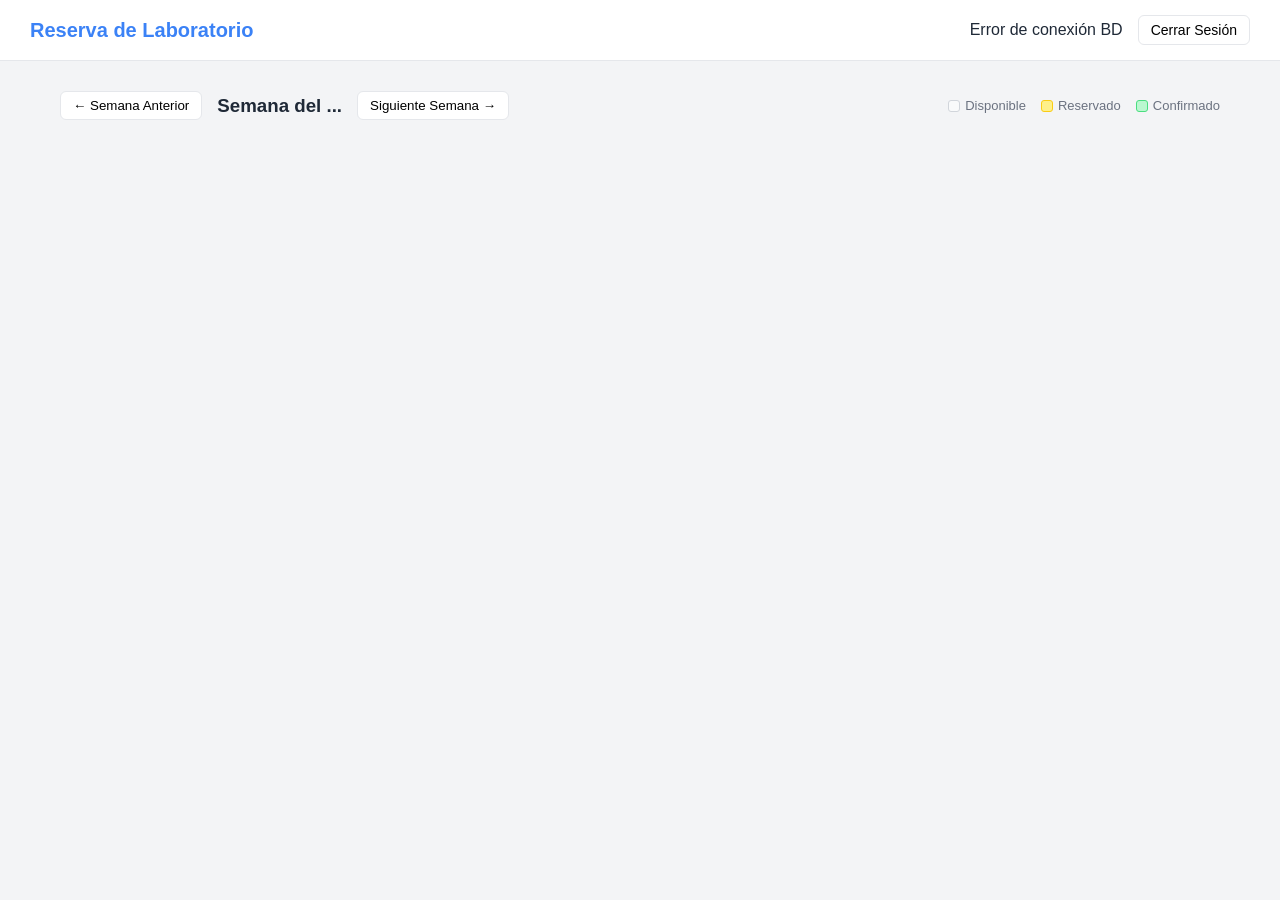
<file: index.html>
<!DOCTYPE html>
<html lang="es">
<head>
    <meta charset="UTF-8">
    <meta name="viewport" content="width=device-width, initial-scale=1.0, maximum-scale=1.0">
    <title>Calendario - Reserva de Laboratorio</title>
    <link rel="stylesheet" href="style.css?v=2">
</head>
<body>
    <header class="header">
        <h1>Reserva de Laboratorio</h1>
        <div class="user-info">
            <span id="userDisplayName">Cargando...</span>
            <button class="logout-btn" onclick="logout()">Cerrar Sesión</button>
        </div>
    </header>

    <main class="container">
        <div class="calendar-toolbar">
            <div class="week-navigation">
                <button onclick="changeWeek(-1)">← Semana Anterior</button>
                <h3 id="currentWeekLabel">Semana del ...</h3>
                <button onclick="changeWeek(1)">Siguiente Semana →</button>
            </div>
            <div class="legend">
                <div class="legend-item"><div class="legend-color" style="background:var(--color-available);border-color:var(--color-available-border)"></div> Disponible</div>
                <div class="legend-item"><div class="legend-color" style="background:var(--color-reserved);border-color:var(--color-reserved-border)"></div> Reservado</div>
                <div class="legend-item"><div class="legend-color" style="background:var(--color-confirmed);border-color:var(--color-confirmed-border)"></div> Confirmado</div>
            </div>
        </div>

        <div class="mobile-tabs" id="mobileTabs" style="display: none;">
            <button class="mobile-tab active" onclick="selectMobileDay(0)">LUN</button>
            <button class="mobile-tab" onclick="selectMobileDay(1)">MAR</button>
            <button class="mobile-tab" onclick="selectMobileDay(2)">MIE</button>
            <button class="mobile-tab" onclick="selectMobileDay(3)">JUE</button>
            <button class="mobile-tab" onclick="selectMobileDay(4)">VIE</button>
        </div>

        <div class="grid-calendar" id="calendarGrid" data-active-day="0">
            <!-- Renderizado desde app.js -->
        </div>
    </main>

    <!-- Modal Acción -->
    <div class="modal-overlay" id="actionModal">
        <div class="modal-content">
            <div class="modal-header">
                <h3 class="modal-title" id="modalTitle">Acción sobre el Bloque</h3>
                <button class="close-btn" onclick="closeModal()">×</button>
            </div>
            
            <form id="actionForm">
                <input type="hidden" id="modalDate">
                <input type="hidden" id="modalDay">
                <input type="hidden" id="modalBlock">
                <input type="hidden" id="modalReservaId">

                <div class="form-group" id="groupTeacher">
                    <label>Profesor</label>
                    <select id="modalTeacher"></select>
                </div>

                <div class="form-group" id="groupCourse">
                    <label>Curso / Asignatura</label>
                    <input type="text" id="modalCourse" placeholder="Ej: 3ro Medio A - Historia">
                </div>

                <div class="form-group" id="groupRepeat" style="display:none;">
                    <label style="display:flex; align-items:center; gap:8px; cursor:pointer;">
                        <input type="checkbox" id="modalRepeat" checked style="width:auto; transform:scale(1.2);">
                        Repetir esta reserva todo el semestre (próximas 16 semanas)
                    </label>
                </div>

                <p id="modalStatusText" style="color:var(--text-light);font-size:14px;margin-bottom:15px;"></p>

                <div class="modal-actions">
                    <button type="button" class="btn-secondary" onclick="closeModal()">Cancelar</button>
                    <!-- Dinamic Buttons -->
                    <button type="button" class="btn-primary hidden" id="btnReserve" onclick="submitReservation()">Reservar</button>
                    <button type="button" class="btn-success hidden" id="btnConfirm" onclick="changeStatus('confirmado')">Confirmar</button>
                    <button type="button" class="btn-secondary hidden" id="btnMakeAvailable" onclick="changeStatus('disponible')">Marcar Disponible</button>
                    <button type="button" class="btn-danger hidden" id="btnCancelRes" onclick="changeStatus('cancelado')">Eliminar Reserva</button>
                </div>
            </form>
        </div>
    </div>

    <script src="app.js?v=2"></script>
</body>
</html>
</file>
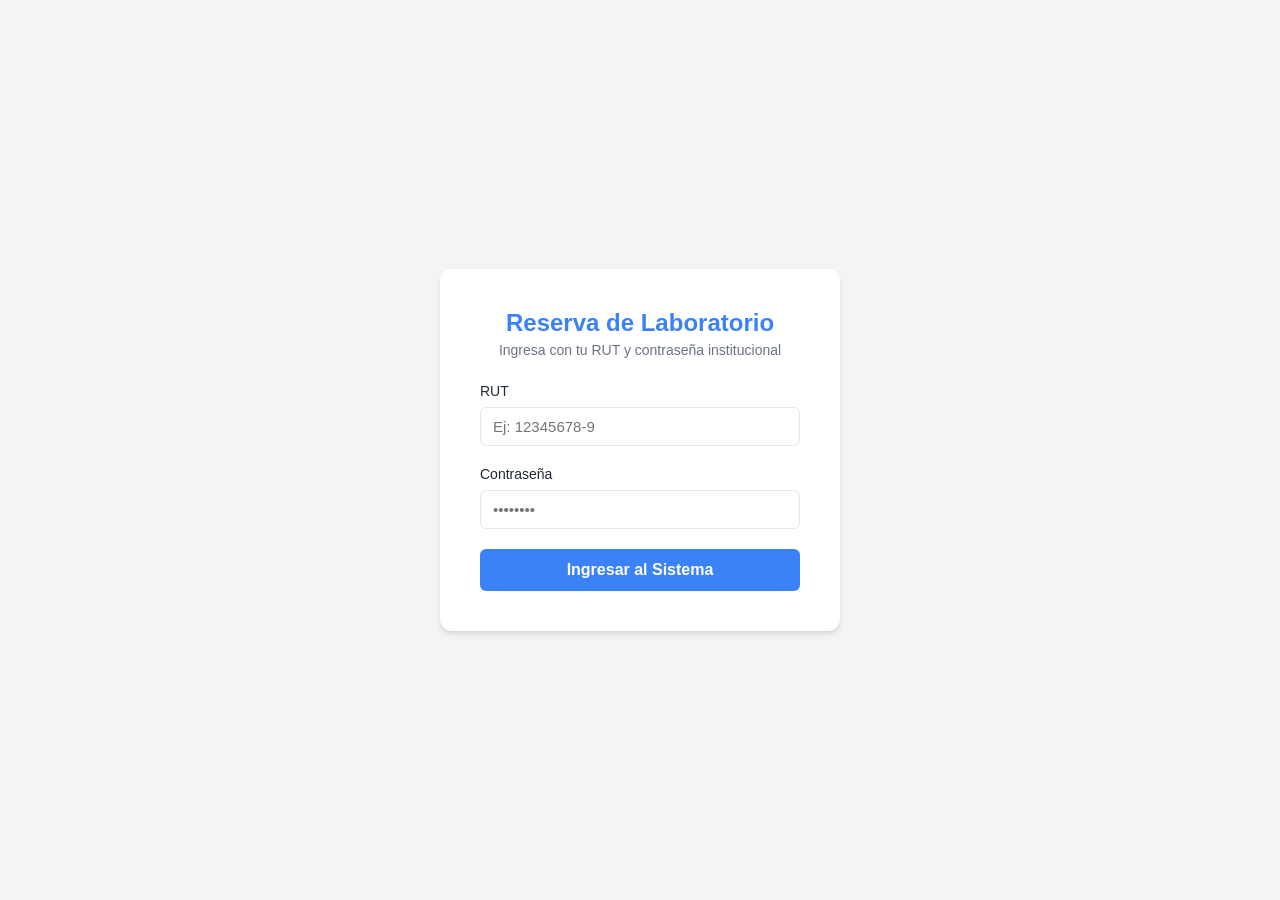
<file: login.html>
<!DOCTYPE html>
<html lang="es">
<head>
    <meta charset="UTF-8">
    <meta name="viewport" content="width=device-width, initial-scale=1.0, maximum-scale=1.0">
    <title>Login - Reserva de Laboratorio</title>
    <link rel="stylesheet" href="style.css?v=2">
</head>
<body>
    <div class="auth-container">
        <div class="auth-card">
            <h1>Reserva de Laboratorio</h1>
            <p>Ingresa con tu RUT y contraseña institucional</p>
            
            <form id="loginForm">
                <div class="form-group">
                    <label for="rut">RUT</label>
                    <input type="text" id="rut" placeholder="Ej: 12345678-9" required autocomplete="username">
                </div>
                
                <div class="form-group">
                    <label for="clave">Contraseña</label>
                    <input type="password" id="clave" placeholder="••••••••" required autocomplete="current-password">
                </div>
                
                <div id="errorMsg" style="color: #ef4444; font-size: 14px; margin-bottom: 15px; display: none;"></div>
                
                <button type="submit" class="btn-primary" id="btnSubmit">Ingresar al Sistema</button>
            </form>
        </div>
    </div>

    <script>
        document.getElementById('loginForm').addEventListener('submit', async (e) => {
            e.preventDefault();
            const btn = document.getElementById('btnSubmit');
            const errorMsg = document.getElementById('errorMsg');
            const rut = document.getElementById('rut').value;
            const clave = document.getElementById('clave').value;
            
            btn.disabled = true;
            btn.textContent = 'Verificando...';
            errorMsg.style.display = 'none';
            
            try {
                const res = await fetch('api/login.php', {
                    method: 'POST',
                    headers: { 'Content-Type': 'application/json' },
                    body: JSON.stringify({ rut, clave })
                });
                
                const data = await res.json();
                
                if (res.ok && data.success) {
                    window.location.href = 'index.html';
                } else {
                    throw new Error(data.error || 'Error al iniciar sesión');
                }
            } catch (err) {
                errorMsg.textContent = err.message;
                errorMsg.style.display = 'block';
                btn.disabled = false;
                btn.textContent = 'Ingresar al Sistema';
            }
        });
    </script>
</body>
</html>
</file>
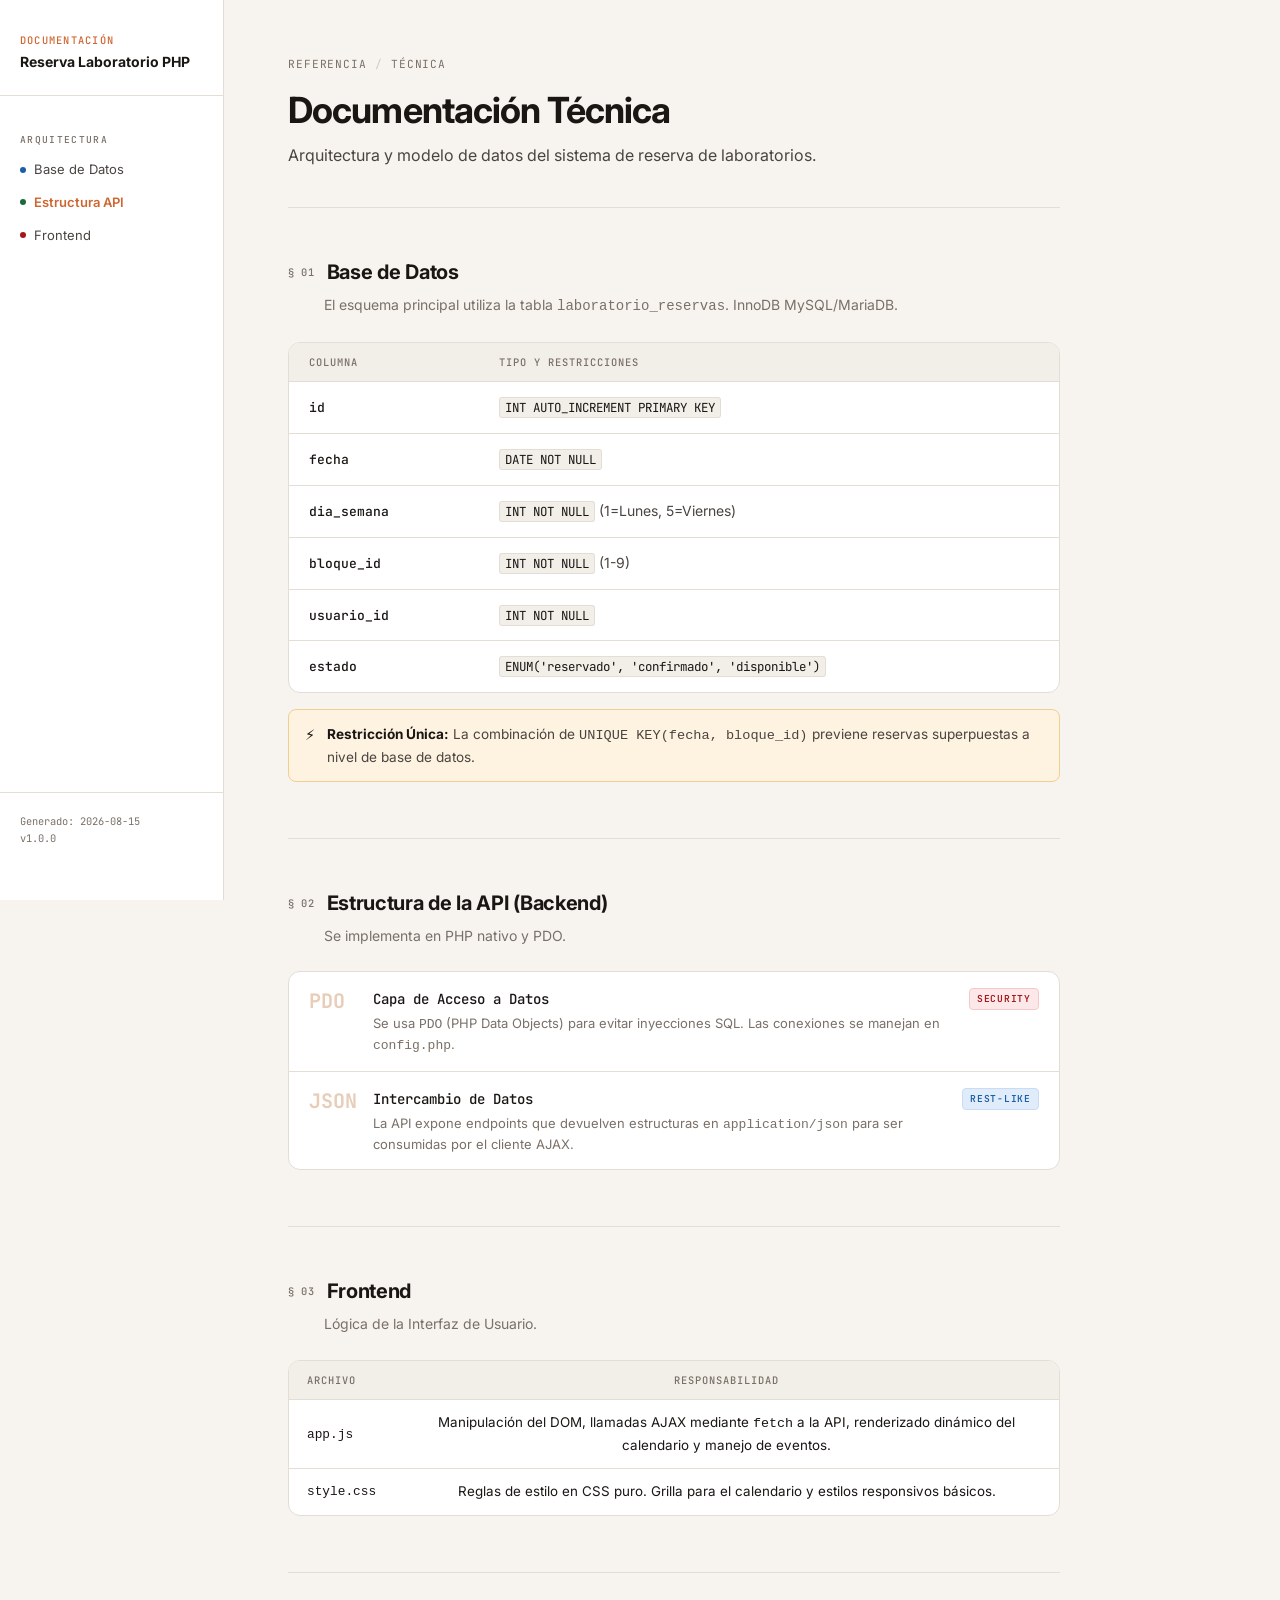
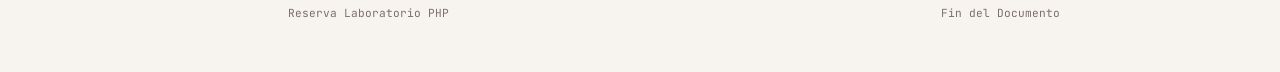
<file: docs/documentacion_tecnica.html>
<!DOCTYPE html>
<html lang="es">
<head>
  <meta charset="UTF-8">
  <title>Documentación Técnica - Reserva Laboratorio</title>
  <link rel="preconnect" href="https://fonts.googleapis.com">
  <link rel="preconnect" href="https://fonts.gstatic.com" crossorigin>
  <link href="https://fonts.googleapis.com/css2?family=Inter:wght@400;500;600;700&family=JetBrains+Mono:wght@400;500&display=swap" rel="stylesheet">
  <style>
:root{--bg:#F7F4EF;--surface:#FFFFFF;--surface-2:#F2EEE8;--border:#E3DDD5;--border-2:#D0C9BF;--text:#1A1614;--text-2:#4A4440;--text-3:#7A7068;--orange:#CF6631;--orange-dim:#F5E6DF;--orange-mid:#E8CDB8;--green:#1A6B3C;--green-dim:#DFF0E8;--red:#A4161A;--red-dim:#FCE8E8;--blue:#1B5FA8;--blue-dim:#E0ECFA;--purple:#5E2D91;--purple-dim:#EEE5FB;--amber:#92540A;--amber-dim:#FEF3E0;--mono:'JetBrains Mono','Fira Code',monospace;--sans:'Inter',system-ui,sans-serif;--radius-sm:4px;--radius:8px;--radius-lg:12px;--sidebar-w:224px}
*,*::before,*::after{box-sizing:border-box;margin:0;padding:0}
html{scroll-behavior:smooth;font-size:16px}
body{background:var(--bg);color:var(--text);font-family:var(--sans);font-size:.9375rem;line-height:1.6;min-height:100vh}
.shell{display:flex;min-height:100vh}
.sidebar{width:var(--sidebar-w);flex-shrink:0;position:sticky;top:0;height:100vh;overflow-y:auto;border-right:1px solid var(--border);background:var(--surface);padding:32px 0;display:flex;flex-direction:column}
.sidebar-brand{padding:0 20px 24px;border-bottom:1px solid var(--border);margin-bottom:20px}
.brand-label{font-family:var(--mono);font-size:.65rem;font-weight:500;color:var(--orange);letter-spacing:.12em;text-transform:uppercase;margin-bottom:4px}
.brand-title{font-size:.875rem;font-weight:700;color:var(--text);line-height:1.3}
.nav-group-label{font-family:var(--mono);font-size:.6rem;font-weight:500;color:var(--text-3);letter-spacing:.14em;text-transform:uppercase;padding:0 20px;margin:16px 0 6px}
.nav-link{display:flex;align-items:center;gap:8px;padding:6px 20px;font-size:.8125rem;color:var(--text-2);text-decoration:none;transition:background .15s,color .15s}
.nav-link:hover{background:var(--bg);color:var(--text)}
.nav-link.active{color:var(--orange);font-weight:600}
.nav-dot{width:6px;height:6px;border-radius:50%;flex-shrink:0;background:var(--border-2)}
.nav-dot.green{background:var(--green)}.nav-dot.red{background:var(--red)}.nav-dot.blue{background:var(--blue)}.nav-dot.purple{background:var(--purple)}
.sidebar-footer{margin-top:auto;padding:20px;border-top:1px solid var(--border);font-family:var(--mono);font-size:.65rem;color:var(--text-3);line-height:1.7}
.main{flex:1;min-width:0;padding:56px 64px;max-width:900px}
.doc-header{padding-bottom:40px;border-bottom:1px solid var(--border);margin-bottom:48px}
.doc-eyebrow{display:flex;align-items:center;gap:8px;font-family:var(--mono);font-size:.7rem;color:var(--text-3);letter-spacing:.08em;margin-bottom:16px}
.doc-eyebrow-sep{color:var(--border-2)}
.doc-title{font-size:clamp(1.75rem,3vw,2.25rem);font-weight:700;line-height:1.15;letter-spacing:-.025em;color:var(--text);margin-bottom:12px}
.doc-subtitle{font-size:1rem;color:var(--text-2);line-height:1.5;max-width:560px}
.doc-meta{display:flex;align-items:center;gap:24px;margin-top:24px;flex-wrap:wrap}
.meta-stat{display:flex;align-items:baseline;gap:6px}
.meta-num{font-size:1.375rem;font-weight:700;color:var(--text);font-variant-numeric:tabular-nums}
.meta-label{font-size:.8rem;color:var(--text-3)}
.meta-sep{color:var(--border-2);font-size:1.2rem}
.diagram-block{background:var(--text);border-radius:var(--radius-lg);padding:28px 32px;margin-bottom:48px;overflow-x:auto}
.diagram-caption{font-family:var(--mono);font-size:.65rem;font-weight:500;color:var(--orange);letter-spacing:.14em;text-transform:uppercase;margin-bottom:16px}
pre.diagram{font-family:var(--mono);font-size:.8125rem;line-height:1.7;color:#D4C8BC;white-space:pre}
pre.diagram .hl{color:#F5A673}
pre.diagram .dim{color:#6B6058}
.section{margin-bottom:56px}
.section-anchor{scroll-margin-top:32px}
.section-heading{display:flex;align-items:center;gap:12px;margin-bottom:6px}
.section-num{font-family:var(--mono);font-size:.65rem;font-weight:500;color:var(--text-3);letter-spacing:.06em}
h2{font-size:1.25rem;font-weight:700;letter-spacing:-.015em;color:var(--text)}
.section-desc{font-size:.875rem;color:var(--text-3);margin-bottom:24px;padding-left:36px}
.hook-table-wrap{border:1px solid var(--border);border-radius:var(--radius-lg);overflow:hidden;background:var(--surface)}
.hook-table{width:100%;border-collapse:collapse}
.hook-table thead tr{background:var(--surface-2);border-bottom:1px solid var(--border)}
.hook-table th{font-family:var(--mono);font-size:.65rem;font-weight:500;color:var(--text-3);letter-spacing:.1em;text-transform:uppercase;padding:11px 20px;text-align:left;white-space:nowrap}
.hook-table tbody tr{border-bottom:1px solid var(--border);transition:background .1s}
.hook-table tbody tr:last-child{border-bottom:none}
.hook-table tbody tr:hover{background:var(--bg)}
.hook-table td{padding:14px 20px;vertical-align:top;font-size:.875rem}
.hook-table td.col-name{white-space:nowrap}
.hn{font-family:var(--mono);font-size:.8125rem;font-weight:500;color:var(--text)}
.ev{display:inline-flex;align-items:center;font-family:var(--mono);font-size:.65rem;font-weight:500;padding:2px 7px;border-radius:var(--radius-sm);white-space:nowrap}
.ev-green{color:var(--green);background:var(--green-dim)}
.ev-red{color:var(--red);background:var(--red-dim)}
.ev-blue{color:var(--blue);background:var(--blue-dim)}
.ev-purple{color:var(--purple);background:var(--purple-dim)}
.ev-orange{color:var(--orange);background:var(--orange-dim)}
.ev-amber{color:var(--amber);background:var(--amber-dim)}
.blocks{display:inline-flex;align-items:center;gap:4px;font-family:var(--mono);font-size:.6rem;font-weight:600;color:var(--red);background:var(--red-dim);border:1px solid #F5C8C8;padding:1px 6px;border-radius:var(--radius-sm);letter-spacing:.06em;text-transform:uppercase;margin-left:6px}
.col-desc{color:var(--text-2);line-height:1.5;font-size:.8375rem}
.col-desc code{font-family:var(--mono);font-size:.78rem;color:var(--text);background:var(--surface-2);padding:1px 5px;border-radius:3px;border:1px solid var(--border)}
.col-desc strong{color:var(--text);font-weight:600}
.behaviors{list-style:none;margin-top:8px}
.behaviors li{font-size:.8125rem;color:var(--text-3);padding:1px 0 1px 16px;position:relative}
.behaviors li::before{content:'·';position:absolute;left:4px;color:var(--border-2);font-weight:700}
.callout{display:flex;gap:12px;padding:14px 16px;border-radius:var(--radius);margin-bottom:16px;font-size:.85rem}
.callout-warn{background:var(--amber-dim);border:1px solid #F0D090}
.callout-icon{font-size:.9rem;flex-shrink:0;line-height:1.5}
.callout-body{line-height:1.5;color:var(--text-2)}
.callout-body strong{color:var(--text)}
.matrix-wrap{border:1px solid var(--border);border-radius:var(--radius-lg);overflow:hidden;background:var(--surface)}
.matrix-table{width:100%;border-collapse:collapse}
.matrix-table thead tr{background:var(--surface-2);border-bottom:1px solid var(--border)}
.matrix-table th{font-family:var(--mono);font-size:.65rem;font-weight:500;color:var(--text-3);letter-spacing:.1em;text-transform:uppercase;padding:11px 18px;text-align:left}
.matrix-table th:not(:first-child){text-align:center}
.matrix-table tbody tr{border-bottom:1px solid var(--border)}
.matrix-table tbody tr:last-child{border-bottom:none}
.matrix-table tbody tr:hover{background:var(--bg)}
.matrix-table td{padding:12px 18px;font-size:.8375rem}
.matrix-table td:first-child{font-family:var(--mono);font-size:.8rem;color:var(--text)}
.matrix-table td:not(:first-child){text-align:center}
.cell-yes{color:var(--green);font-size:.75rem;font-weight:600}
.cell-no{color:var(--border-2);font-size:1rem;font-weight:300}
.priority-list{border:1px solid var(--border);border-radius:var(--radius-lg);overflow:hidden;background:var(--surface)}
.priority-row{display:grid;grid-template-columns:48px 1fr auto;align-items:start;gap:16px;padding:16px 20px;border-bottom:1px solid var(--border);transition:background .1s}
.priority-row:last-child{border-bottom:none}
.priority-row:hover{background:var(--bg)}
.priority-idx{font-family:var(--mono);font-size:1.25rem;font-weight:700;color:var(--orange-mid);line-height:1.3}
.priority-hook{font-family:var(--mono);font-size:.875rem;font-weight:500;color:var(--text);margin-bottom:3px}
.priority-why{font-size:.8125rem;color:var(--text-3);line-height:1.45}
.priority-badge{font-family:var(--mono);font-size:.6rem;font-weight:600;padding:2px 7px;border-radius:var(--radius-sm);text-transform:uppercase;letter-spacing:.08em;white-space:nowrap;align-self:start}
.badge-critical{color:var(--red);background:var(--red-dim);border:1px solid #F5C8C8}
.badge-high{color:var(--amber);background:var(--amber-dim);border:1px solid #F0D090}
.badge-medium{color:var(--blue);background:var(--blue-dim);border:1px solid #C8DCF5}
hr.section-sep{border:none;border-top:1px solid var(--border);margin:48px 0}
.doc-footer{padding-top:32px;border-top:1px solid var(--border);display:flex;justify-content:space-between;align-items:center;font-family:var(--mono);font-size:.7rem;color:var(--text-3)}
  </style>
</head>
<body>
  <div class="shell">
    <nav class="sidebar">
      <div class="sidebar-brand">
        <div class="brand-label">DOCUMENTACIÓN</div>
        <div class="brand-title">Reserva Laboratorio PHP</div>
      </div>
      <div class="nav-group-label">Arquitectura</div>
      <a href="#bd" class="nav-link"><div class="nav-dot blue"></div>Base de Datos</a>
      <a href="#api" class="nav-link"><div class="nav-dot green"></div>Estructura API</a>
      <a href="#frontend" class="nav-link"><div class="nav-dot red"></div>Frontend</a>
      
      <div class="sidebar-footer">
        Generado: 2026-08-15<br>
        v1.0.0
      </div>
    </nav>
    <main class="main">
      <header class="doc-header">
        <div class="doc-eyebrow">
          <span>REFERENCIA</span>
          <span class="doc-eyebrow-sep">/</span>
          <span>TÉCNICA</span>
        </div>
        <h1 class="doc-title">Documentación Técnica</h1>
        <p class="doc-subtitle">Arquitectura y modelo de datos del sistema de reserva de laboratorios.</p>
      </header>

      <section id="bd" class="section section-anchor">
        <div class="section-heading">
          <span class="section-num">§ 01</span>
          <h2>Base de Datos</h2>
        </div>
        <p class="section-desc">El esquema principal utiliza la tabla <code>laboratorio_reservas</code>. InnoDB MySQL/MariaDB.</p>
        
        <div class="hook-table-wrap">
          <table class="hook-table">
            <thead>
              <tr>
                <th>Columna</th>
                <th>Tipo y Restricciones</th>
              </tr>
            </thead>
            <tbody>
              <tr>
                <td class="col-name"><span class="hn">id</span></td>
                <td class="col-desc"><code>INT AUTO_INCREMENT PRIMARY KEY</code></td>
              </tr>
              <tr>
                <td class="col-name"><span class="hn">fecha</span></td>
                <td class="col-desc"><code>DATE NOT NULL</code></td>
              </tr>
              <tr>
                <td class="col-name"><span class="hn">dia_semana</span></td>
                <td class="col-desc"><code>INT NOT NULL</code> (1=Lunes, 5=Viernes)</td>
              </tr>
              <tr>
                <td class="col-name"><span class="hn">bloque_id</span></td>
                <td class="col-desc"><code>INT NOT NULL</code> (1-9)</td>
              </tr>
              <tr>
                <td class="col-name"><span class="hn">usuario_id</span></td>
                <td class="col-desc"><code>INT NOT NULL</code></td>
              </tr>
              <tr>
                <td class="col-name"><span class="hn">estado</span></td>
                <td class="col-desc"><code>ENUM('reservado', 'confirmado', 'disponible')</code></td>
              </tr>
            </tbody>
          </table>
        </div>
        
        <div class="callout callout-warn" style="margin-top: 16px;">
          <div class="callout-icon">⚡</div>
          <div class="callout-body">
            <strong>Restricción Única:</strong> La combinación de <code>UNIQUE KEY(fecha, bloque_id)</code> previene reservas superpuestas a nivel de base de datos.
          </div>
        </div>
      </section>

      <hr class="section-sep">

      <section id="api" class="section section-anchor">
        <div class="section-heading">
          <span class="section-num">§ 02</span>
          <h2>Estructura de la API (Backend)</h2>
        </div>
        <p class="section-desc">Se implementa en PHP nativo y PDO.</p>
        
        <div class="priority-list">
          <div class="priority-row">
            <div class="priority-idx">PDO</div>
            <div>
              <div class="priority-hook">Capa de Acceso a Datos</div>
              <div class="priority-why">Se usa <code>PDO</code> (PHP Data Objects) para evitar inyecciones SQL. Las conexiones se manejan en <code>config.php</code>.</div>
            </div>
            <div class="priority-badge badge-critical">Security</div>
          </div>
          <div class="priority-row">
            <div class="priority-idx">JSON</div>
            <div>
              <div class="priority-hook">Intercambio de Datos</div>
              <div class="priority-why">La API expone endpoints que devuelven estructuras en <code>application/json</code> para ser consumidas por el cliente AJAX.</div>
            </div>
            <div class="priority-badge badge-medium">REST-like</div>
          </div>
        </div>
      </section>
      
      <hr class="section-sep">

      <section id="frontend" class="section section-anchor">
        <div class="section-heading">
          <span class="section-num">§ 03</span>
          <h2>Frontend</h2>
        </div>
        <p class="section-desc">Lógica de la Interfaz de Usuario.</p>
        
        <div class="matrix-wrap">
          <table class="matrix-table">
            <thead>
              <tr>
                <th>Archivo</th>
                <th>Responsabilidad</th>
              </tr>
            </thead>
            <tbody>
              <tr>
                <td><code>app.js</code></td>
                <td>Manipulación del DOM, llamadas AJAX mediante <code>fetch</code> a la API, renderizado dinámico del calendario y manejo de eventos.</td>
              </tr>
              <tr>
                <td><code>style.css</code></td>
                <td>Reglas de estilo en CSS puro. Grilla para el calendario y estilos responsivos básicos.</td>
              </tr>
            </tbody>
          </table>
        </div>
      </section>

      <div class="doc-footer">
        <div>Reserva Laboratorio PHP</div>
        <div>Fin del Documento</div>
      </div>
    </main>
  </div>
  
  <script>
    document.addEventListener('DOMContentLoaded', () => {
      const observer = new IntersectionObserver((entries) => {
        entries.forEach(entry => {
          if (entry.isIntersecting) {
            document.querySelectorAll('.nav-link').forEach(link => {
              link.classList.toggle('active', link.getAttribute('href').substring(1) === entry.target.id);
            });
          }
        });
      }, { rootMargin: '-10% 0px -80% 0px' });
      document.querySelectorAll('.section').forEach(section => observer.observe(section));
    });
  </script>
</body>
</html>
</file>
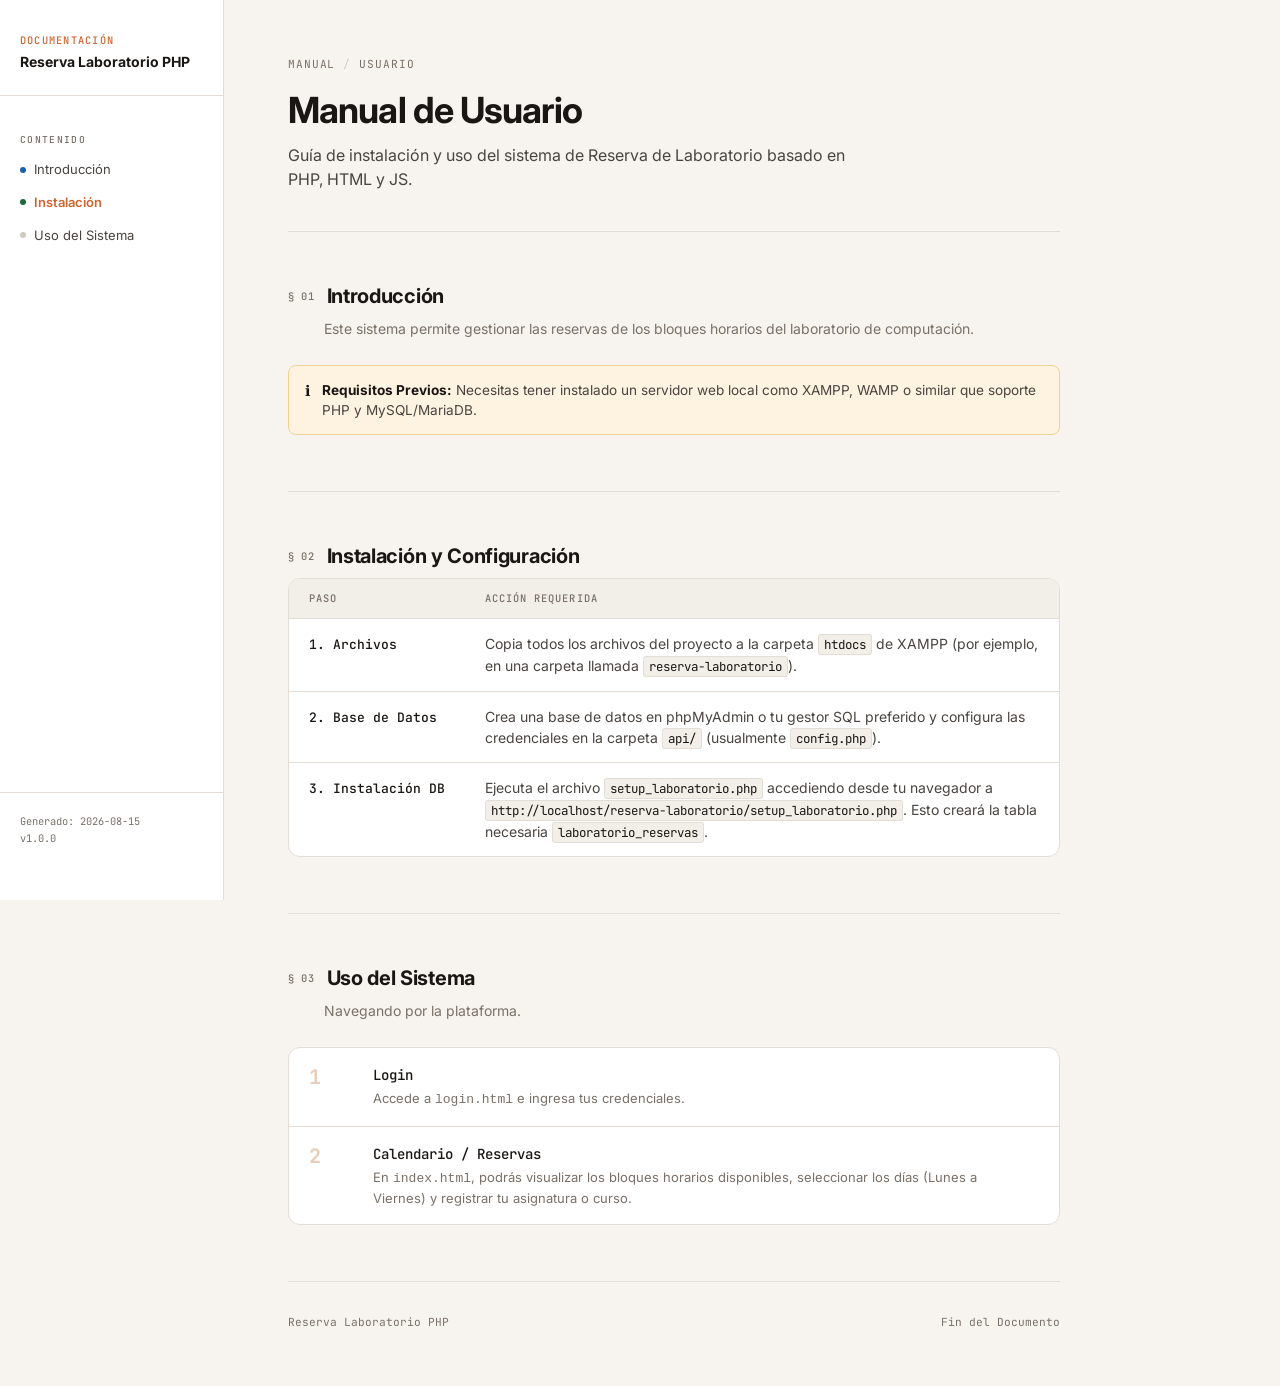
<file: docs/manual_usuario.html>
<!DOCTYPE html>
<html lang="es">
<head>
  <meta charset="UTF-8">
  <title>Manual de Usuario - Reserva Laboratorio</title>
  <link rel="preconnect" href="https://fonts.googleapis.com">
  <link rel="preconnect" href="https://fonts.gstatic.com" crossorigin>
  <link href="https://fonts.googleapis.com/css2?family=Inter:wght@400;500;600;700&family=JetBrains+Mono:wght@400;500&display=swap" rel="stylesheet">
  <style>
:root{--bg:#F7F4EF;--surface:#FFFFFF;--surface-2:#F2EEE8;--border:#E3DDD5;--border-2:#D0C9BF;--text:#1A1614;--text-2:#4A4440;--text-3:#7A7068;--orange:#CF6631;--orange-dim:#F5E6DF;--orange-mid:#E8CDB8;--green:#1A6B3C;--green-dim:#DFF0E8;--red:#A4161A;--red-dim:#FCE8E8;--blue:#1B5FA8;--blue-dim:#E0ECFA;--purple:#5E2D91;--purple-dim:#EEE5FB;--amber:#92540A;--amber-dim:#FEF3E0;--mono:'JetBrains Mono','Fira Code',monospace;--sans:'Inter',system-ui,sans-serif;--radius-sm:4px;--radius:8px;--radius-lg:12px;--sidebar-w:224px}
*,*::before,*::after{box-sizing:border-box;margin:0;padding:0}
html{scroll-behavior:smooth;font-size:16px}
body{background:var(--bg);color:var(--text);font-family:var(--sans);font-size:.9375rem;line-height:1.6;min-height:100vh}
.shell{display:flex;min-height:100vh}
.sidebar{width:var(--sidebar-w);flex-shrink:0;position:sticky;top:0;height:100vh;overflow-y:auto;border-right:1px solid var(--border);background:var(--surface);padding:32px 0;display:flex;flex-direction:column}
.sidebar-brand{padding:0 20px 24px;border-bottom:1px solid var(--border);margin-bottom:20px}
.brand-label{font-family:var(--mono);font-size:.65rem;font-weight:500;color:var(--orange);letter-spacing:.12em;text-transform:uppercase;margin-bottom:4px}
.brand-title{font-size:.875rem;font-weight:700;color:var(--text);line-height:1.3}
.nav-group-label{font-family:var(--mono);font-size:.6rem;font-weight:500;color:var(--text-3);letter-spacing:.14em;text-transform:uppercase;padding:0 20px;margin:16px 0 6px}
.nav-link{display:flex;align-items:center;gap:8px;padding:6px 20px;font-size:.8125rem;color:var(--text-2);text-decoration:none;transition:background .15s,color .15s}
.nav-link:hover{background:var(--bg);color:var(--text)}
.nav-link.active{color:var(--orange);font-weight:600}
.nav-dot{width:6px;height:6px;border-radius:50%;flex-shrink:0;background:var(--border-2)}
.nav-dot.green{background:var(--green)}.nav-dot.red{background:var(--red)}.nav-dot.blue{background:var(--blue)}.nav-dot.purple{background:var(--purple)}
.sidebar-footer{margin-top:auto;padding:20px;border-top:1px solid var(--border);font-family:var(--mono);font-size:.65rem;color:var(--text-3);line-height:1.7}
.main{flex:1;min-width:0;padding:56px 64px;max-width:900px}
.doc-header{padding-bottom:40px;border-bottom:1px solid var(--border);margin-bottom:48px}
.doc-eyebrow{display:flex;align-items:center;gap:8px;font-family:var(--mono);font-size:.7rem;color:var(--text-3);letter-spacing:.08em;margin-bottom:16px}
.doc-eyebrow-sep{color:var(--border-2)}
.doc-title{font-size:clamp(1.75rem,3vw,2.25rem);font-weight:700;line-height:1.15;letter-spacing:-.025em;color:var(--text);margin-bottom:12px}
.doc-subtitle{font-size:1rem;color:var(--text-2);line-height:1.5;max-width:560px}
.doc-meta{display:flex;align-items:center;gap:24px;margin-top:24px;flex-wrap:wrap}
.meta-stat{display:flex;align-items:baseline;gap:6px}
.meta-num{font-size:1.375rem;font-weight:700;color:var(--text);font-variant-numeric:tabular-nums}
.meta-label{font-size:.8rem;color:var(--text-3)}
.meta-sep{color:var(--border-2);font-size:1.2rem}
.diagram-block{background:var(--text);border-radius:var(--radius-lg);padding:28px 32px;margin-bottom:48px;overflow-x:auto}
.diagram-caption{font-family:var(--mono);font-size:.65rem;font-weight:500;color:var(--orange);letter-spacing:.14em;text-transform:uppercase;margin-bottom:16px}
pre.diagram{font-family:var(--mono);font-size:.8125rem;line-height:1.7;color:#D4C8BC;white-space:pre}
pre.diagram .hl{color:#F5A673}
pre.diagram .dim{color:#6B6058}
.section{margin-bottom:56px}
.section-anchor{scroll-margin-top:32px}
.section-heading{display:flex;align-items:center;gap:12px;margin-bottom:6px}
.section-num{font-family:var(--mono);font-size:.65rem;font-weight:500;color:var(--text-3);letter-spacing:.06em}
h2{font-size:1.25rem;font-weight:700;letter-spacing:-.015em;color:var(--text)}
.section-desc{font-size:.875rem;color:var(--text-3);margin-bottom:24px;padding-left:36px}
.hook-table-wrap{border:1px solid var(--border);border-radius:var(--radius-lg);overflow:hidden;background:var(--surface)}
.hook-table{width:100%;border-collapse:collapse}
.hook-table thead tr{background:var(--surface-2);border-bottom:1px solid var(--border)}
.hook-table th{font-family:var(--mono);font-size:.65rem;font-weight:500;color:var(--text-3);letter-spacing:.1em;text-transform:uppercase;padding:11px 20px;text-align:left;white-space:nowrap}
.hook-table tbody tr{border-bottom:1px solid var(--border);transition:background .1s}
.hook-table tbody tr:last-child{border-bottom:none}
.hook-table tbody tr:hover{background:var(--bg)}
.hook-table td{padding:14px 20px;vertical-align:top;font-size:.875rem}
.hook-table td.col-name{white-space:nowrap}
.hn{font-family:var(--mono);font-size:.8125rem;font-weight:500;color:var(--text)}
.ev{display:inline-flex;align-items:center;font-family:var(--mono);font-size:.65rem;font-weight:500;padding:2px 7px;border-radius:var(--radius-sm);white-space:nowrap}
.ev-green{color:var(--green);background:var(--green-dim)}
.ev-red{color:var(--red);background:var(--red-dim)}
.ev-blue{color:var(--blue);background:var(--blue-dim)}
.ev-purple{color:var(--purple);background:var(--purple-dim)}
.ev-orange{color:var(--orange);background:var(--orange-dim)}
.ev-amber{color:var(--amber);background:var(--amber-dim)}
.blocks{display:inline-flex;align-items:center;gap:4px;font-family:var(--mono);font-size:.6rem;font-weight:600;color:var(--red);background:var(--red-dim);border:1px solid #F5C8C8;padding:1px 6px;border-radius:var(--radius-sm);letter-spacing:.06em;text-transform:uppercase;margin-left:6px}
.col-desc{color:var(--text-2);line-height:1.5;font-size:.8375rem}
.col-desc code{font-family:var(--mono);font-size:.78rem;color:var(--text);background:var(--surface-2);padding:1px 5px;border-radius:3px;border:1px solid var(--border)}
.col-desc strong{color:var(--text);font-weight:600}
.behaviors{list-style:none;margin-top:8px}
.behaviors li{font-size:.8125rem;color:var(--text-3);padding:1px 0 1px 16px;position:relative}
.behaviors li::before{content:'·';position:absolute;left:4px;color:var(--border-2);font-weight:700}
.callout{display:flex;gap:12px;padding:14px 16px;border-radius:var(--radius);margin-bottom:16px;font-size:.85rem}
.callout-warn{background:var(--amber-dim);border:1px solid #F0D090}
.callout-icon{font-size:.9rem;flex-shrink:0;line-height:1.5}
.callout-body{line-height:1.5;color:var(--text-2)}
.callout-body strong{color:var(--text)}
.matrix-wrap{border:1px solid var(--border);border-radius:var(--radius-lg);overflow:hidden;background:var(--surface)}
.matrix-table{width:100%;border-collapse:collapse}
.matrix-table thead tr{background:var(--surface-2);border-bottom:1px solid var(--border)}
.matrix-table th{font-family:var(--mono);font-size:.65rem;font-weight:500;color:var(--text-3);letter-spacing:.1em;text-transform:uppercase;padding:11px 18px;text-align:left}
.matrix-table th:not(:first-child){text-align:center}
.matrix-table tbody tr{border-bottom:1px solid var(--border)}
.matrix-table tbody tr:last-child{border-bottom:none}
.matrix-table tbody tr:hover{background:var(--bg)}
.matrix-table td{padding:12px 18px;font-size:.8375rem}
.matrix-table td:first-child{font-family:var(--mono);font-size:.8rem;color:var(--text)}
.matrix-table td:not(:first-child){text-align:center}
.cell-yes{color:var(--green);font-size:.75rem;font-weight:600}
.cell-no{color:var(--border-2);font-size:1rem;font-weight:300}
.priority-list{border:1px solid var(--border);border-radius:var(--radius-lg);overflow:hidden;background:var(--surface)}
.priority-row{display:grid;grid-template-columns:48px 1fr auto;align-items:start;gap:16px;padding:16px 20px;border-bottom:1px solid var(--border);transition:background .1s}
.priority-row:last-child{border-bottom:none}
.priority-row:hover{background:var(--bg)}
.priority-idx{font-family:var(--mono);font-size:1.25rem;font-weight:700;color:var(--orange-mid);line-height:1.3}
.priority-hook{font-family:var(--mono);font-size:.875rem;font-weight:500;color:var(--text);margin-bottom:3px}
.priority-why{font-size:.8125rem;color:var(--text-3);line-height:1.45}
.priority-badge{font-family:var(--mono);font-size:.6rem;font-weight:600;padding:2px 7px;border-radius:var(--radius-sm);text-transform:uppercase;letter-spacing:.08em;white-space:nowrap;align-self:start}
.badge-critical{color:var(--red);background:var(--red-dim);border:1px solid #F5C8C8}
.badge-high{color:var(--amber);background:var(--amber-dim);border:1px solid #F0D090}
.badge-medium{color:var(--blue);background:var(--blue-dim);border:1px solid #C8DCF5}
hr.section-sep{border:none;border-top:1px solid var(--border);margin:48px 0}
.doc-footer{padding-top:32px;border-top:1px solid var(--border);display:flex;justify-content:space-between;align-items:center;font-family:var(--mono);font-size:.7rem;color:var(--text-3)}
  </style>
</head>
<body>
  <div class="shell">
    <nav class="sidebar">
      <div class="sidebar-brand">
        <div class="brand-label">DOCUMENTACIÓN</div>
        <div class="brand-title">Reserva Laboratorio PHP</div>
      </div>
      <div class="nav-group-label">Contenido</div>
      <a href="#intro" class="nav-link"><div class="nav-dot blue"></div>Introducción</a>
      <a href="#instalacion" class="nav-link"><div class="nav-dot green"></div>Instalación</a>
      <a href="#uso" class="nav-link"><div class="nav-dot"></div>Uso del Sistema</a>
      
      <div class="sidebar-footer">
        Generado: 2026-08-15<br>
        v1.0.0
      </div>
    </nav>
    <main class="main">
      <header class="doc-header">
        <div class="doc-eyebrow">
          <span>MANUAL</span>
          <span class="doc-eyebrow-sep">/</span>
          <span>USUARIO</span>
        </div>
        <h1 class="doc-title">Manual de Usuario</h1>
        <p class="doc-subtitle">Guía de instalación y uso del sistema de Reserva de Laboratorio basado en PHP, HTML y JS.</p>
      </header>

      <section id="intro" class="section section-anchor">
        <div class="section-heading">
          <span class="section-num">§ 01</span>
          <h2>Introducción</h2>
        </div>
        <p class="section-desc">Este sistema permite gestionar las reservas de los bloques horarios del laboratorio de computación.</p>
        
        <div class="callout callout-warn">
          <div class="callout-icon">ℹ️</div>
          <div class="callout-body">
            <strong>Requisitos Previos:</strong> Necesitas tener instalado un servidor web local como XAMPP, WAMP o similar que soporte PHP y MySQL/MariaDB.
          </div>
        </div>
      </section>
      
      <hr class="section-sep">

      <section id="instalacion" class="section section-anchor">
        <div class="section-heading">
          <span class="section-num">§ 02</span>
          <h2>Instalación y Configuración</h2>
        </div>
        
        <div class="hook-table-wrap">
          <table class="hook-table">
            <thead>
              <tr>
                <th>Paso</th>
                <th>Acción requerida</th>
              </tr>
            </thead>
            <tbody>
              <tr>
                <td class="col-name"><span class="hn">1. Archivos</span></td>
                <td class="col-desc">Copia todos los archivos del proyecto a la carpeta <code>htdocs</code> de XAMPP (por ejemplo, en una carpeta llamada <code>reserva-laboratorio</code>).</td>
              </tr>
              <tr>
                <td class="col-name"><span class="hn">2. Base de Datos</span></td>
                <td class="col-desc">Crea una base de datos en phpMyAdmin o tu gestor SQL preferido y configura las credenciales en la carpeta <code>api/</code> (usualmente <code>config.php</code>).</td>
              </tr>
              <tr>
                <td class="col-name"><span class="hn">3. Instalación DB</span></td>
                <td class="col-desc">Ejecuta el archivo <code>setup_laboratorio.php</code> accediendo desde tu navegador a <code>http://localhost/reserva-laboratorio/setup_laboratorio.php</code>. Esto creará la tabla necesaria <code>laboratorio_reservas</code>.</td>
              </tr>
            </tbody>
          </table>
        </div>
      </section>

      <hr class="section-sep">

      <section id="uso" class="section section-anchor">
        <div class="section-heading">
          <span class="section-num">§ 03</span>
          <h2>Uso del Sistema</h2>
        </div>
        <p class="section-desc">Navegando por la plataforma.</p>
        
        <div class="priority-list">
          <div class="priority-row">
            <div class="priority-idx">1</div>
            <div>
              <div class="priority-hook">Login</div>
              <div class="priority-why">Accede a <code>login.html</code> e ingresa tus credenciales.</div>
            </div>
          </div>
          <div class="priority-row">
            <div class="priority-idx">2</div>
            <div>
              <div class="priority-hook">Calendario / Reservas</div>
              <div class="priority-why">En <code>index.html</code>, podrás visualizar los bloques horarios disponibles, seleccionar los días (Lunes a Viernes) y registrar tu asignatura o curso.</div>
            </div>
          </div>
        </div>
      </section>

      <div class="doc-footer">
        <div>Reserva Laboratorio PHP</div>
        <div>Fin del Documento</div>
      </div>
    </main>
  </div>
  
  <script>
    document.addEventListener('DOMContentLoaded', () => {
      const observer = new IntersectionObserver((entries) => {
        entries.forEach(entry => {
          if (entry.isIntersecting) {
            document.querySelectorAll('.nav-link').forEach(link => {
              link.classList.toggle('active', link.getAttribute('href').substring(1) === entry.target.id);
            });
          }
        });
      }, { rootMargin: '-10% 0px -80% 0px' });
      document.querySelectorAll('.section').forEach(section => observer.observe(section));
    });
  </script>
</body>
</html>
</file>
<file: style.css>
:root {
    --primary: #3b82f6;
    --primary-hover: #2563eb;
    --bg: #f3f4f6;
    --surface: #ffffff;
    --text: #1f2937;
    --text-light: #6b7280;
    --border: #e5e7eb;
    
    --color-available: #f9fafb;
    --color-reserved: #fef08a; /* Amarillo tenue */
    --color-confirmed: #bbf7d0; /* Verde tenue */
    --color-available-border: #d1d5db;
    --color-reserved-border: #facc15;
    --color-confirmed-border: #4ade80;
}

* {
    box-sizing: border-box;
    margin: 0;
    padding: 0;
    font-family: 'Segoe UI', Tahoma, Geneva, Verdana, sans-serif;
}

body {
    background-color: var(--bg);
    color: var(--text);
    min-height: 100vh;
}

/* Auth Pages */
.auth-container {
    display: flex;
    justify-content: center;
    align-items: center;
    min-height: 100vh;
    padding: 20px;
}

.auth-card {
    background: var(--surface);
    padding: 40px;
    border-radius: 12px;
    box-shadow: 0 4px 6px -1px rgba(0, 0, 0, 0.1), 0 2px 4px -1px rgba(0, 0, 0, 0.06);
    width: 100%;
    max-width: 400px;
    text-align: center;
}

.auth-card h1 {
    font-size: 24px;
    margin-bottom: 5px;
    color: var(--primary);
}

.auth-card p {
    color: var(--text-light);
    margin-bottom: 25px;
    font-size: 14px;
}

.form-group {
    margin-bottom: 20px;
    text-align: left;
}

.form-group label {
    display: block;
    margin-bottom: 8px;
    font-weight: 500;
    font-size: 14px;
}

.form-group input, .form-group select {
    width: 100%;
    padding: 10px 12px;
    border: 1px solid var(--border);
    border-radius: 6px;
    font-size: 15px;
    transition: border-color 0.2s;
}

.form-group input:focus, .form-group select:focus {
    outline: none;
    border-color: var(--primary);
    box-shadow: 0 0 0 3px rgba(59, 130, 246, 0.1);
}

.btn-primary {
    width: 100%;
    background-color: var(--primary);
    color: white;
    border: none;
    padding: 12px;
    border-radius: 6px;
    font-size: 16px;
    font-weight: 600;
    cursor: pointer;
    transition: background-color 0.2s;
}

.btn-primary:hover {
    background-color: var(--primary-hover);
}

/* Dashboard */
.header {
    background: var(--surface);
    border-bottom: 1px solid var(--border);
    padding: 15px 30px;
    display: flex;
    justify-content: space-between;
    align-items: center;
    position: sticky;
    top: 0;
    z-index: 10;
}

.header h1 {
    font-size: 20px;
    color: var(--primary);
}

.user-info {
    display: flex;
    align-items: center;
    gap: 15px;
}

.logout-btn {
    background: transparent;
    border: 1px solid var(--border);
    padding: 6px 12px;
    border-radius: 6px;
    cursor: pointer;
    font-size: 14px;
}

.logout-btn:hover {
    background: var(--bg);
}

.container {
    max-width: 1200px;
    margin: 0 auto;
    padding: 30px 20px;
}

/* Calendar Layout */
.calendar-toolbar {
    display: flex;
    justify-content: space-between;
    align-items: center;
    margin-bottom: 20px;
}

.week-navigation {
    display: flex;
    align-items: center;
    gap: 15px;
}

.week-navigation button {
    padding: 6px 12px;
    border: 1px solid var(--border);
    background: var(--surface);
    border-radius: 6px;
    cursor: pointer;
}

.week-navigation button:hover {
    background: var(--bg);
}

.legend {
    display: flex;
    gap: 15px;
    font-size: 13px;
    color: var(--text-light);
}

.legend-item {
    display: flex;
    align-items: center;
    gap: 5px;
}

.legend-color {
    width: 12px;
    height: 12px;
    border-radius: 3px;
    border: 1px solid;
}

.grid-calendar {
    display: grid;
    grid-template-columns: 80px repeat(5, 1fr);
    gap: 10px;
}

.grid-header {
    text-align: center;
    font-weight: 600;
    padding: 10px;
    background: var(--surface);
    border-radius: 6px;
    border: 1px solid var(--border);
}

.grid-header:first-child {
    background: transparent;
    border: none;
}

.grid-time {
    display: flex;
    flex-direction: column;
    justify-content: center;
    align-items: center;
    font-size: 13px;
    color: var(--text-light);
    font-weight: 600;
}

.grid-cell {
    background: var(--surface);
    border: 1px solid var(--border);
    border-radius: 6px;
    padding: 10px;
    min-height: 80px;
    cursor: pointer;
    transition: transform 0.1s, box-shadow 0.1s;
    display: flex;
    flex-direction: column;
    justify-content: center;
}

.grid-cell:hover {
    transform: translateY(-2px);
    box-shadow: 0 4px 6px -1px rgba(0,0,0,0.1);
}

.grid-cell.available {
    background: var(--color-available);
    border-color: var(--color-available-border);
}
.grid-cell.available:hover {
    border-color: var(--primary);
}
.grid-cell.available .cell-title {
    color: var(--text-light);
    font-style: italic;
    font-size: 13px;
    text-align: center;
}

.grid-cell.reserved {
    background: var(--color-reserved);
    border-color: var(--color-reserved-border);
}

.grid-cell.confirmed {
    background: var(--color-confirmed);
    border-color: var(--color-confirmed-border);
}

.cell-title {
    font-weight: 600;
    font-size: 14px;
    margin-bottom: 4px;
}

.cell-subtitle {
    font-size: 12px;
    color: var(--text-light);
}

/* Modal */
.modal-overlay {
    position: fixed;
    top: 0; left: 0; right: 0; bottom: 0;
    background: rgba(0,0,0,0.5);
    display: flex;
    justify-content: center;
    align-items: center;
    z-index: 100;
    opacity: 0;
    pointer-events: none;
    transition: opacity 0.2s;
}

.modal-overlay.active {
    opacity: 1;
    pointer-events: auto;
}

.modal-content {
    background: var(--surface);
    border-radius: 12px;
    width: 100%;
    max-width: 450px;
    padding: 25px;
    transform: translateY(20px);
    transition: transform 0.2s;
}

.modal-overlay.active .modal-content {
    transform: translateY(0);
}

.modal-header {
    display: flex;
    justify-content: space-between;
    align-items: center;
    margin-bottom: 20px;
}

.modal-title {
    font-size: 18px;
    font-weight: 600;
}

.close-btn {
    background: none;
    border: none;
    font-size: 24px;
    cursor: pointer;
    color: var(--text-light);
}

.modal-actions {
    display: flex;
    gap: 10px;
    margin-top: 25px;
}

.btn-secondary {
    flex: 1;
    background: var(--bg);
    color: var(--text);
    border: 1px solid var(--border);
    padding: 10px;
    border-radius: 6px;
    font-weight: 500;
    cursor: pointer;
}

.btn-secondary:hover {
    background: #e5e7eb;
}

.btn-danger {
    flex: 1;
    background: #ef4444;
    color: white;
    border: none;
    padding: 10px;
    border-radius: 6px;
    font-weight: 500;
    cursor: pointer;
}
.btn-danger:hover {
    background: #dc2626;
}

.btn-success {
    flex: 1;
    background: #10b981;
    color: white;
    border: none;
    padding: 10px;
    border-radius: 6px;
    font-weight: 500;
    cursor: pointer;
}
.btn-success:hover {
    background: #059669;
}

/* Utilidades para esconder botones según contexto */
.hidden { display: none !important; }
/* ... (Añadido al final de style.css) */

.mobile-tabs {
    display: none;
    gap: 5px;
    margin-bottom: 20px;
    background: var(--border);
    padding: 5px;
    border-radius: 8px;
}

.mobile-tab {
    flex: 1;
    background: transparent;
    border: none;
    padding: 10px 0;
    font-weight: 600;
    color: var(--text-light);
    border-radius: 6px;
    cursor: pointer;
    transition: all 0.2s;
}

.mobile-tab.active {
    background: var(--surface);
    color: var(--primary);
    box-shadow: 0 1px 3px rgba(0,0,0,0.1);
}

@media (max-width: 768px) {
    .calendar-toolbar {
        flex-direction: column;
        gap: 15px;
        align-items: stretch;
    }
    .week-navigation {
        justify-content: space-between;
    }
    .legend {
        justify-content: center;
        flex-wrap: wrap;
    }
    .mobile-tabs {
        display: flex !important;
    }
    
    /* Configuración de grilla móvil (1 col de hora, 1 col de día) */
    .grid-calendar {
        grid-template-columns: 70px 1fr !important;
    }
    
    /* Ocultar todas las cabeceras y celdas de días por defecto */
    .day-col {
        display: none !important;
    }
    
    /* Mostrar solo el día activo */
    #calendarGrid[data-active-day="0"] .day-0,
    #calendarGrid[data-active-day="1"] .day-1,
    #calendarGrid[data-active-day="2"] .day-2,
    #calendarGrid[data-active-day="3"] .day-3,
    #calendarGrid[data-active-day="4"] .day-4 {
        display: flex !important;
    }
}
</file>
